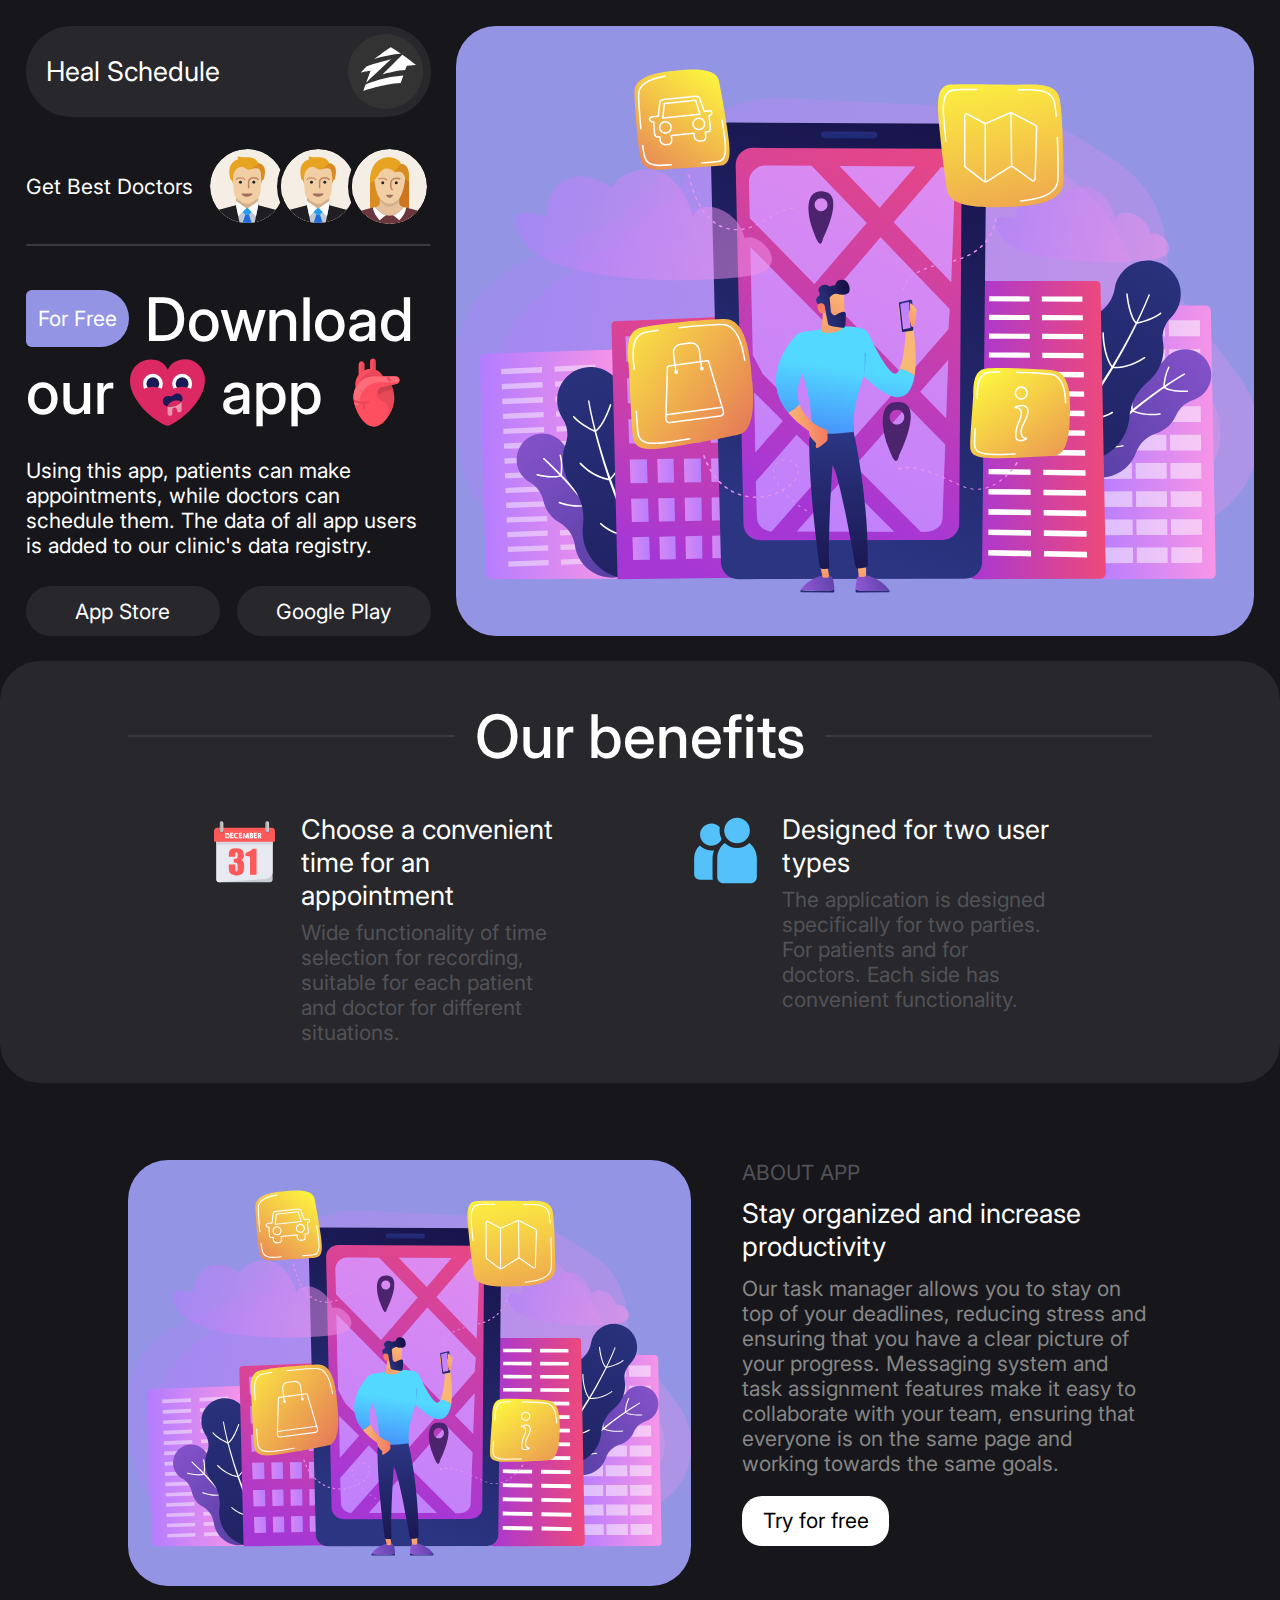
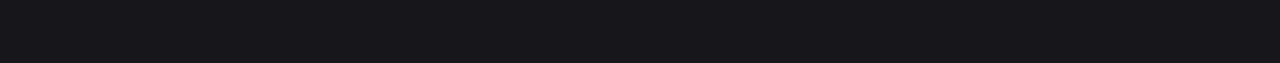
<file: index.html>
<html lang="">
<head>
    <link rel="preconnect" href="https://fonts.googleapis.com">
    <link rel="preconnect" href="https://fonts.gstatic.com" crossorigin>
    <link href="https://fonts.googleapis.com/css2?family=Inter:ital,ops,wght@0,14..32,100..900;1,14..32,100..900&display=swap" rel="stylesheet">
    <link rel="stylesheet" type="text/css" href="style.css">
    <title>Dashboard Application</title>
</head>
<body>
<div class="FirstDoctorApplication">
    <div class="DownloadAppContainer">
        <div class="HealScheduleWrapper">
            <p>Heal Schedule</p>
            <div class="WebsiteCompanyLogo">
                <img src="WebsiteCompanyLogo.svg" alt="WebsiteCompanyLogo" title="WebsiteCompanyLogo"/>
            </div>
        </div>
        <div class="BestDoctorsWrapper">
            <p>Get Best Doctors</p>
            <div class="BestUsersWrapper">
                <div class="FirstUserImage">
                    <img src="FirstUserImage.svg" alt="FirstUserImage" title="FirstUserImage"/>
                </div>
                <div class="FirstUserImage">
                    <img src="FirstUserImage.svg" alt="FirstUserImage" title="FirstUserImage"/>
                </div>
                <div class="SecondUserImage">
                    <img src="SecondUserImage.svg" alt="SecondUserImage" title="SecondUserImage"/>
                </div>
            </div>
        </div>
        <hr/>
        <div class="FirstParagraphWrapper">
            <p class="ForFreeParagraph">For Free</p>
            <p class="DownloadParagraph">Download</p>
        </div>
        <div class="SecondParagraphWrapper">
            <p class="DownloadParagraph">our</p>
            <div class="DoctorLoveImage">
                <img src="DoctorLoveImage.svg" alt="DoctorLoveImage" title="DoctorLoveImage"/>
            </div>
            <p class="DownloadParagraph">app</p>
            <div class="DoctorLoveImage">
                <img src="HumanHeartImage.svg" alt="HumanHeartImage" title="HumanHeartImage"/>
            </div>
        </div>
        <p class="DashboardDescription">Using this app, patients can make appointments, while doctors can
            schedule them. The data of all app users is added to our clinic's data registry.</p>
        <div class="DownloadPageContainer">
            <div class="DownloadPageWrapper">
                <p>App Store</p>
            </div>
            <div class="DownloadPageWrapper">
                <p>Google Play</p>
            </div>
        </div>
    </div>
    <div class="MobileMockupContainer">
        <!--            <div class="ContactUsButton"><p></p><p>Contact Us</p></div>-->
    </div>
</div>
<div class="OurBenefitsContainer">
    <div class="OurBenefitsHeading">
        <hr/>
        <p>Our benefits</p>
        <hr/>
    </div>
    <div class="CalenderImageContainer">
        <div class="CalenderImageWrapper">
            <div class="CalenderImage">
                <img src="CalenderImage.svg" alt="CalenderImage" title="CalenderImage"/>
            </div>
            <div class="BenefitsAvailingDivision">
                <P>Choose a convenient time for an appointment</P>
                <p class="SubHeadingParagraphType">Wide functionality of time selection for recording, suitable for each
                    patient and doctor for different situations.</p>
            </div>
        </div>
        <div class="CalenderImageWrapper">
            <div class="CalenderImage">
                <img src="TwoUserImage.svg" alt="CalenderImage" title="CalenderImage"/>
            </div>
            <div class="BenefitsAvailingDivision">
                <P>Designed for two user types</P>
                <p class="SubHeadingParagraphType">The application is designed specifically for two parties. For patients and
                    for doctors. Each side has convenient functionality.</p>
            </div>
        </div>
    </div>
</div>
<div class="SecondDescriptionContainer">
    <div class="SecondDescriptionImage"></div>
    <div class="SecondDescriptionWrapper">
        <p class="AboutAppHeading">ABOUT APP</p>
        <p class="StayOrganisedHeading">Stay organized and increase productivity</p>
        <p class="AboutAppDescription">Our task manager allows you to stay on top of your deadlines, reducing stress and
            ensuring that you have a clear picture of your progress. Messaging system and task
            assignment features make it easy to collaborate with your team, ensuring that
            everyone is on the same page and working towards the same goals.</p>
        <p class="TryDownloadButton">Try for free</p>
    </div>
</div>
</body>
</html>
<!--have taken explanation image from: https://www.freepik.com/free-vector/man-near-huge-lcd-screen-with-city-map-gps-tags-screen-getting-information-about-city-illustration_10780369.htm#fromView=search&page=1&position=0&uuid=3f4890be-c075-4e95-b06d-64c44fae8bd7-->
<!--media query reference: https://www.w3schools.com/css/css_rwd_mediaqueries.asp-->
<!--for center background position: https://stackoverflow.com/questions/2643305/centering-a-background-image-using-css-->
</file>
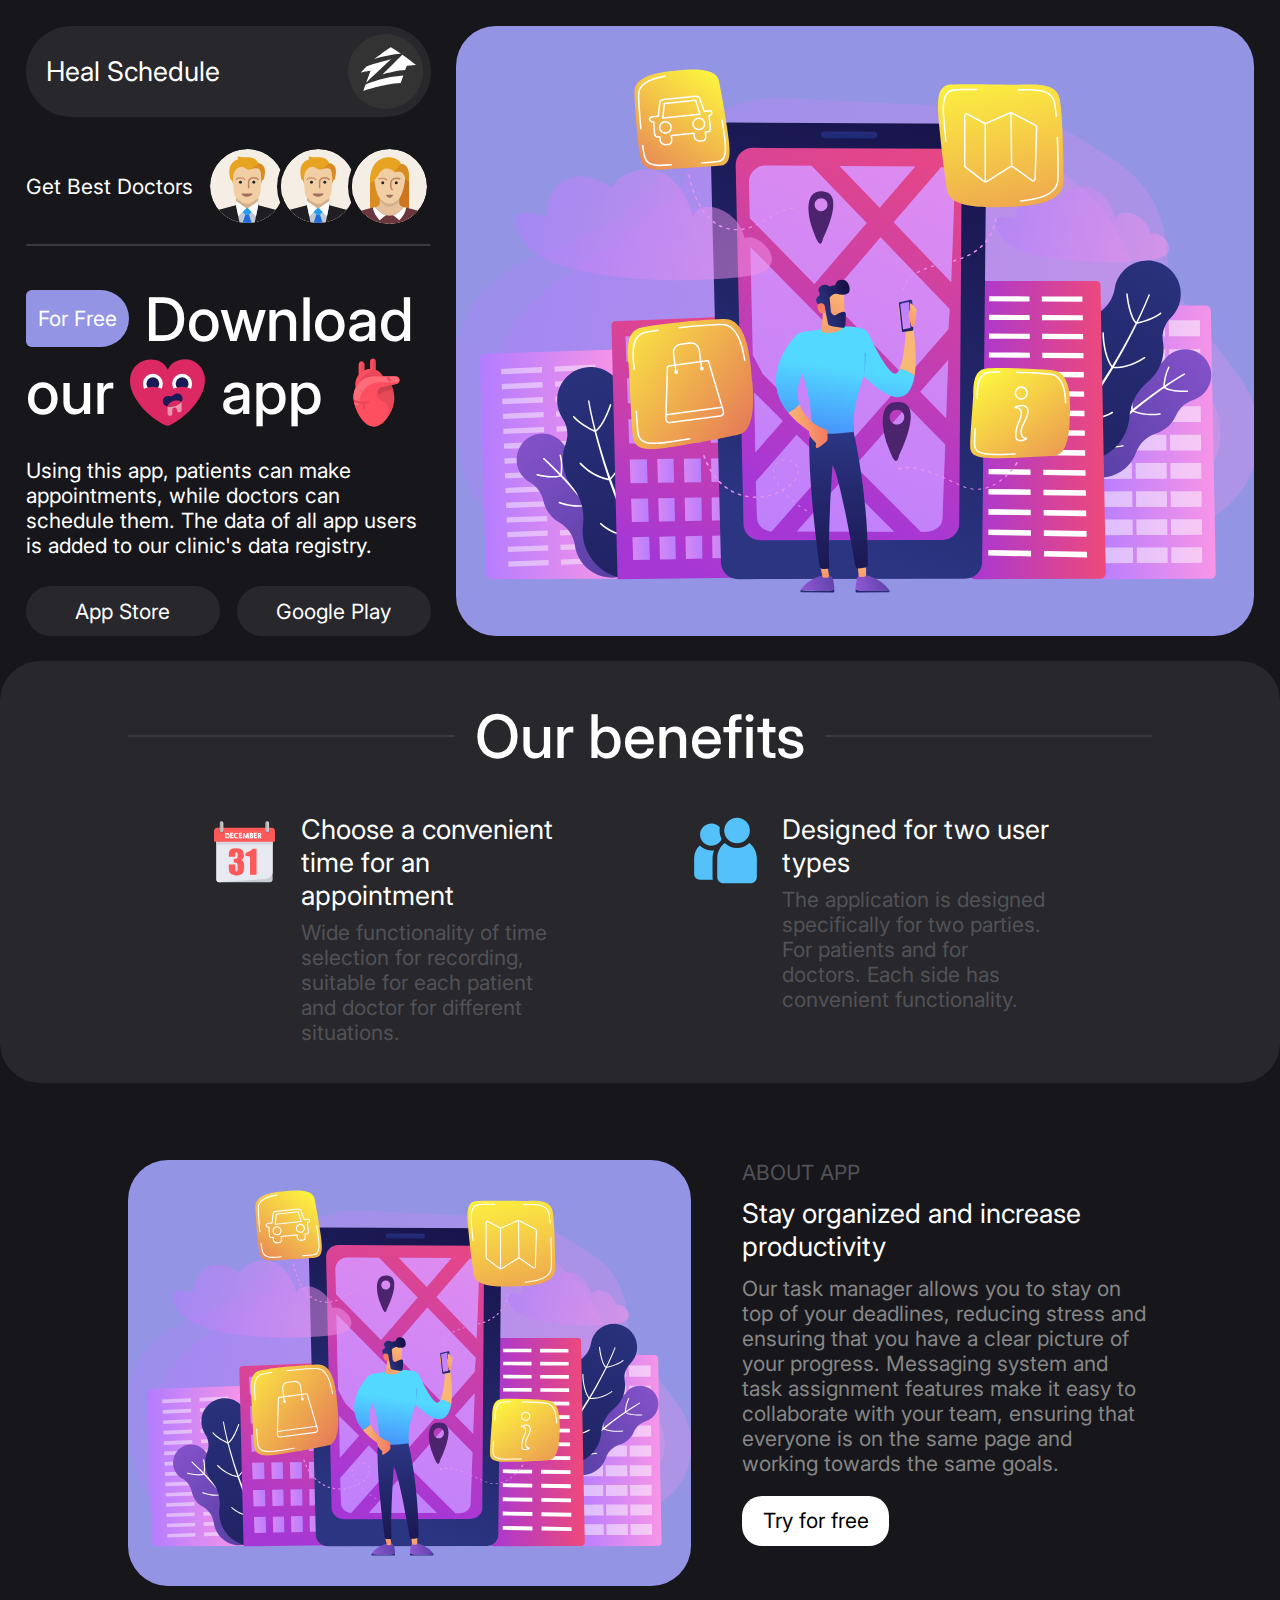
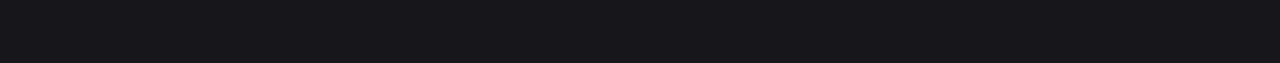
<file: dashboard.html>
<html lang="">
<head>
    <link rel="preconnect" href="https://fonts.googleapis.com">
    <link rel="preconnect" href="https://fonts.gstatic.com" crossorigin>
    <link href="https://fonts.googleapis.com/css2?family=Inter:ital,ops,wght@0,14..32,100..900;1,14..32,100..900&display=swap" rel="stylesheet">
    <link rel="stylesheet" type="text/css" href="style.css">
    <title>Dashboard Application</title>
</head>
<body>
    <div class="FirstDoctorApplication">
        <div class="DownloadAppContainer">
            <div class="HealScheduleWrapper">
                <p>Heal Schedule</p>
                <div class="WebsiteCompanyLogo">
                    <img src="WebsiteCompanyLogo.svg" alt="WebsiteCompanyLogo" title="WebsiteCompanyLogo"/>
                </div>
            </div>
            <div class="BestDoctorsWrapper">
                <p>Get Best Doctors</p>
                <div class="BestUsersWrapper">
                    <div class="FirstUserImage">
                        <img src="FirstUserImage.svg" alt="FirstUserImage" title="FirstUserImage"/>
                    </div>
                    <div class="FirstUserImage">
                        <img src="FirstUserImage.svg" alt="FirstUserImage" title="FirstUserImage"/>
                    </div>
                    <div class="SecondUserImage">
                        <img src="SecondUserImage.svg" alt="SecondUserImage" title="SecondUserImage"/>
                    </div>
                </div>
            </div>
            <hr/>
            <div class="FirstParagraphWrapper">
                <p class="ForFreeParagraph">For Free</p>
                <p class="DownloadParagraph">Download</p>
            </div>
            <div class="SecondParagraphWrapper">
                <p class="DownloadParagraph">our</p>
                <div class="DoctorLoveImage">
                    <img src="DoctorLoveImage.svg" alt="DoctorLoveImage" title="DoctorLoveImage"/>
                </div>
                <p class="DownloadParagraph">app</p>
                <div class="DoctorLoveImage">
                    <img src="HumanHeartImage.svg" alt="HumanHeartImage" title="HumanHeartImage"/>
                </div>
            </div>
            <p class="DashboardDescription">Using this app, patients can make appointments, while doctors can
                schedule them. The data of all app users is added to our clinic's data registry.</p>
            <div class="DownloadPageContainer">
                <div class="DownloadPageWrapper">
                    <p>App Store</p>
                </div>
                <div class="DownloadPageWrapper">
                    <p>Google Play</p>
                </div>
            </div>
        </div>
        <div class="MobileMockupContainer">
<!--            <div class="ContactUsButton"><p></p><p>Contact Us</p></div>-->
        </div>
    </div>
    <div class="OurBenefitsContainer">
        <div class="OurBenefitsHeading">
            <hr/>
            <p>Our benefits</p>
            <hr/>
        </div>
        <div class="CalenderImageContainer">
            <div class="CalenderImageWrapper">
                <div class="CalenderImage">
                    <img src="CalenderImage.svg" alt="CalenderImage" title="CalenderImage"/>
                </div>
                <div class="BenefitsAvailingDivision">
                    <P>Choose a convenient time for an appointment</P>
                    <p class="SubHeadingParagraphType">Wide functionality of time selection for recording, suitable for each
                        patient and doctor for different situations.</p>
                </div>
            </div>
            <div class="CalenderImageWrapper">
                <div class="CalenderImage">
                    <img src="TwoUserImage.svg" alt="CalenderImage" title="CalenderImage"/>
                </div>
                <div class="BenefitsAvailingDivision">
                    <P>Designed for two user types</P>
                    <p class="SubHeadingParagraphType">The application is designed specifically for two parties. For patients and
                        for doctors. Each side has convenient functionality.</p>
                </div>
            </div>
        </div>
    </div>
    <div class="SecondDescriptionContainer">
        <div class="SecondDescriptionImage"></div>
        <div class="SecondDescriptionWrapper">
            <p class="AboutAppHeading">ABOUT APP</p>
            <p class="StayOrganisedHeading">Stay organized and increase productivity</p>
            <p class="AboutAppDescription">Our task manager allows you to stay on top of your deadlines, reducing stress and
                ensuring that you have a clear picture of your progress. Messaging system and task
                assignment features make it easy to collaborate with your team, ensuring that
                everyone is on the same page and working towards the same goals.</p>
            <p class="TryDownloadButton">Try for free</p>
        </div>
    </div>
</body>
</html>
<!--have taken explanation image from: https://www.freepik.com/free-vector/man-near-huge-lcd-screen-with-city-map-gps-tags-screen-getting-information-about-city-illustration_10780369.htm#fromView=search&page=1&position=0&uuid=3f4890be-c075-4e95-b06d-64c44fae8bd7-->
<!--media query reference: https://www.w3schools.com/css/css_rwd_mediaqueries.asp-->
<!--for center background position: https://stackoverflow.com/questions/2643305/centering-a-background-image-using-css-->
</file>
<file: style.css>
body{
    padding: 0;
    margin: 0;
    background-color: #17171b;
}
.FirstDoctorApplication{
    display: flex;
    min-width: 96%;
    max-width: 96%;
    overflow-x: hidden;
    justify-content: center;
    align-item: center;
    padding: 2%;
}
.DownloadAppContainer{
    min-width: 30%;
    max-width: 30%;
    overflow-x: hidden;
    padding-right: 2%;
}
.MobileMockupContainer{
    min-width: 68%;
    max-width: 68%;
    overflow-x: hidden;
    background-color: #9494e5;
    border-radius: 40px;
    background-image: url('SecondIllustration.svg');
    background-repeat: no-repeat;
    background-position: center center;
    background-size: cover;
}
.HealScheduleWrapper{
    min-width: 93%;
    max-width: 93%;
    overflow-x: hidden;
    display: flex;
    padding: 2%;
    padding-left: 5%;
    background-color: #27272c;
    justify-content: space-between;
    border-radius: 60px;
    align-items: center;
}
.DownloadAppContainer hr{
    border: solid #3a3a3f 1px;
    background-color: #3a3a3f;
    border-radius: 100px;
}
.HealScheduleWrapper p{
    font-family: "Inter", sans-serif;
    font-optical-sizing: auto;
    font-style: normal;
    white-space: nowrap;
    min-width: fit-content;
    max-width: fit-content;
    font-size: 27px;
    color: white;
    padding: 0;
    margin: 0;
}
.WebsiteCompanyLogo{
    min-width: 75px;
    max-width: 75px;
    overflow-x: hidden;
}
.WebsiteCompanyLogo img{
    min-width: 100%;
    max-width: 100%;
    overflow-x: hidden;
}
.BestDoctorsWrapper{
    min-width: 100%;
    max-width: 100%;
    overflow-x: hidden;
    display: flex;
    justify-content: space-between;
    align-items: center;
    padding-top: 7%;
    padding-bottom: 2%;
}
.BestDoctorsWrapper p{
    font-family: "Inter", sans-serif;
    font-optical-sizing: auto;
    font-style: normal;
    white-space: nowrap;
    min-width: fit-content;
    max-width: fit-content;
    overflow-x: hidden;
    font-size: 21px;
    color: white;
    padding: 0;
    margin: 0;
}
.BestUsersWrapper{
    min-width: fit-content;
    max-width: fit-content;
    overflow-x: hidden;
    display: flex;
}
.FirstUserImage{
    min-width: 75px;
    max-width: 75px;
    overflow-x: hidden;
    margin-right: -12px;
    border-radius: 100px;
    border: solid #17171b 4px;
}
.FirstUserImage img{
    min-width: 100%;
    max-width: 100%;
    overflow-x: hidden;
}
.SecondUserImage{
    min-width: 75px;
    max-width: 75px;
    overflow-x: hidden;
    border-radius: 100px;
    border: solid #17171b 4px;
}
.SecondUserImage img{
    min-width: 100%;
    max-width: 100%;
    overflow-x: hidden;
}
.FirstParagraphWrapper{
    min-width: 100%;
    max-width: 100%;
    display: flex;
    overflow-x: hidden;
    justify-content: flex-start;
    align-items: center;
    padding-top: 7%;
}
.ForFreeParagraph{
    margin: 0;
    font-family: "Inter", sans-serif;
    border-radius: 20px 100px 100px 20px;
    background-color: #9494e5;
    font-optical-sizing: auto;
    min-width: fit-content;
    max-width: fit-content;
    white-space: nowrap;
    font-style: normal;
    overflow-x: hidden;
    margin-right: 4%;
    font-size: 21px;
    padding: 4% 3%;
    color: white;
}
.DownloadParagraph{
    font-family: "Inter", sans-serif;
    font-optical-sizing: auto;
    font-style: normal;
    white-space: nowrap;
    min-width: fit-content;
    max-width: fit-content;
    overflow-x: hidden;
    font-size: 60px;
    font-weight: 500;
    color: white;
    padding: 0;
    margin: 0;
}
.SecondParagraphWrapper{
    min-width: 100%;
    max-width: 100%;
    display: flex;
    overflow-x: hidden;
    justify-content: flex-start;
    align-items: center;
}
.DoctorLoveImage{
    min-width: 75px;
    max-width: 75px;
    overflow-x: hidden;
    margin: 0 4%;
}
.DoctorLoveImage img{
    min-width: 100%;
    max-width: 100%;
    overflow-x: hidden;
}
.DashboardDescription{
    padding: 0;
    margin: 0;
    font-family: "Inter", sans-serif;
    font-optical-sizing: auto;
    font-style: normal;
    white-space: wrap;
    min-width: fit-content;
    max-width: fit-content;
    overflow-x: hidden;
    font-size: 21px;
    color: white;
    padding-top: 7%;
}
.DownloadPageContainer{
    min-width: 100%;
    max-width: 100%;
    overflow-x: hidden;
    display: flex;
    justify-content: space-between;
    align-items: center;
    padding-top: 7%;
    padding-bottom: 10%;
}
.DownloadPageWrapper{
    min-width: 42%;
    max-width: 42%;
    background-color: #27272c;
    justify-content: center;
    border-radius: 60px;
    align-items: center;
    overflow-x: hidden;
    display: flex;
    padding: 3%;
}
.DownloadPageWrapper p{
    padding: 0;
    margin: 0;
    font-family: "Inter", sans-serif;
    font-optical-sizing: auto;
    font-style: normal;
    white-space: wrap;
    min-width: fit-content;
    max-width: fit-content;
    overflow-x: hidden;
    font-size: 21px;
    color: white;
}
.OurBenefitsContainer{
    min-width: 80%;
    max-width: 80%;
    background-color: #27272c;
    border-radius: 40px;
    padding: 3% 10%;
}
.OurBenefitsHeading{
    min-width: 100%;
    max-width: 100%;
    overflow-x: hidden;
    display: flex;
    justify-content: center;
    align-items: center;
}
.OurBenefitsHeading p{
    font-family: "Inter", sans-serif;
    font-optical-sizing: auto;
    font-style: normal;
    white-space: nowrap;
    min-width: fit-content;
    max-width: fit-content;
    overflow-x: hidden;
    font-size: 60px;
    font-weight: 500;
    color: white;
    padding: 0 2%;
    margin: 0;
}
.OurBenefitsHeading hr{
    min-width: 50%;
    max-width: 50%;
    overflow-x: hidden;
    border: solid #3a3a3f 1px;
    background-color: #3a3a3f;
    border-radius: 100px;
}
.CalenderImageContainer{
    min-width: 94%;
    max-width: 94%;
    display: flex;
    justify-content: space-around;
    align-items: flex-start;
    padding: 4% 3%;
    padding-bottom: 0%;
}
.CalenderImageWrapper{
    min-width: 40%;
    max-width: 40%;
    overflow-x: hidden;
    display: flex;
    align-items: flex-start;
}
.CalenderImage{
    min-width: 75px;
    max-width: 25%;
    overflow-x: hidden;
}
.CalenderImage img{
    min-width: 100%;
    max-width: 100%;
    overflow-x: hidden;
}
.BenefitsAvailingDivision{
    min-width: 70%;
    max-width: 70%;
    overflow-x: hidden;
    padding-left: 5%;
}
.BenefitsAvailingDivision p{
    padding: 0;
    margin: 0;
    font-family: "Inter", sans-serif;
    font-optical-sizing: auto;
    font-style: normal;
    white-space: wrap;
    min-width: fit-width;
    max-width: fit-width;
    overflow-x: hidden;
    font-size: 27px;
    color: white;
    padding-bottom: 3%;
}
.SubHeadingParagraphType{
    font-size: 21px !important;
    color: #525256 !important;
    padding-bottom: 0% !important;
}
.ContactUsButton{
    min-width: 94%;
    max-width: 94%;
    overflow-x: hidden;
    display: flex;
    justify-content: space-between;
    align-items: center;
    padding: 3%;
}
.ContactUsButton p{
    padding: 0;
    margin: 0;
    font-family: "Inter", sans-serif;
    font-optical-sizing: auto;
    font-style: normal;
    white-space: wrap;
    min-width: fit-width;
    max-width: fit-width;
    overflow-x: hidden;
    font-size: 21px;
    color: black;
    background-color: white;
    border-radius: 100px;
    padding 3% 10%;
}
.SecondDescriptionContainer{
    min-width: 80%;
    max-width: 80%;
    overflow-x: hidden;
    display: flex;
    justify-content: space-between;
    padding: 6% 10%;
}
.SecondDescriptionImage{
    min-width: 45%;
    max-width: 45%;
    overflow-x: hidden;
    background-color: #9494e5;
    border-radius: 40px;
    background-image: url('SecondIllustration.svg');
    background-repeat: no-repeat;
    background-position: center center;
    background-size: cover;
}
.SecondDescriptionWrapper{
    min-width: 45%;
    max-width: 45%;
    overflow-x: hidden;
}
.SecondDescriptionWrapper p{
    padding: 0;
    margin: 0;
    font-family: "Inter", sans-serif;
    font-optical-sizing: auto;
    font-style: normal;
    white-space: wrap;
    min-width: fit-width;
    max-width: fit-width;
    overflow-x: hidden;
    font-size: 21px;
    color: white;
    padding-bottom: 3%;
}
.AboutAppHeading{
    color: #525256 !important;
}
.StayOrganisedHeading{
    font-size: 27px !important;
}
.AboutAppDescription{
    color: #868686 !important;
    padding-bottom: 5% !important;
}
.TryDownloadButton{
    min-width: fit-content;
    max-width: fit-content;
    overflow-x: hidden;
    background-color: white;
    color: black !important;
    padding: 3% 5% !important;
    border-radius: 20px;
    margin-bottom: 10% !important;
}
@media only screen and (max-width: 1566px) {}
@media only screen and (max-width: 1316px) {
.DownloadAppContainer{
    min-width: 33%;
    max-width: 33%;
    overflow-x: hidden;
    padding-right: 2%;
}
.MobileMockupContainer{
    min-width: 65%;
    max-width: 65%;
    overflow-x: hidden;
    background-color: #9494e5;
    border-radius: 40px;
    background-image: url('SecondIllustration.svg');
    background-repeat: no-repeat;
    background-position: center center;
    background-size: cover;
}
.DownloadPageContainer{
    min-width: 100%;
    max-width: 100%;
    overflow-x: hidden;
    display: flex;
    justify-content: space-between;
    align-items: center;
    padding-top: 7%;
    padding-bottom: 0%;
}
.SecondDescriptionImage{
    min-width: 55%;
    max-width: 55%;
    overflow-x: hidden;
    background-color: #9494e5;
    border-radius: 40px;
    background-image: url('SecondIllustration.svg');
    background-repeat: no-repeat;
    background-position: center center;
    background-size: cover;
}
.SecondDescriptionWrapper{
    min-width: 40%;
    max-width: 40%;
    overflow-x: hidden;
}
}
@media only screen and (max-width: 1200px) {
.DownloadAppContainer{
    min-width: 38%;
    max-width: 38%;
    overflow-x: hidden;
    padding-right: 2%;
}
.MobileMockupContainer{
    min-width: 60%;
    max-width: 60%;
    overflow-x: hidden;
    background-color: #9494e5;
    border-radius: 40px;
    background-image: url('SecondIllustration.svg');
    background-repeat: no-repeat;
    background-position: center center;
    background-size: cover;
}
.OurBenefitsHeading p{
    font-family: "Inter", sans-serif;
    font-optical-sizing: auto;
    font-style: normal;
    white-space: nowrap;
    min-width: fit-content;
    max-width: fit-content;
    overflow-x: hidden;
    font-size: 50px;
    font-weight: 500;
    color: white;
    padding: 0 2%;
    margin: 0;
}
.DownloadParagraph{
    font-family: "Inter", sans-serif;
    font-optical-sizing: auto;
    font-style: normal;
    white-space: nowrap;
    min-width: fit-content;
    max-width: fit-content;
    overflow-x: hidden;
    font-size: 50px;
    font-weight: 500;
    color: white;
    padding: 0;
    margin: 0;
}
.TryDownloadButton{
    min-width: fit-content;
    max-width: fit-content;
    overflow-x: hidden;
    background-color: white;
    color: black !important;
    padding: 3% 5% !important;
    border-radius: 20px;
    margin-bottom: 0% !important;
}
}
@media only screen and (max-width: 1000px) {
.DownloadAppContainer{
    min-width: 43%;
    max-width: 43%;
    overflow-x: hidden;
    padding-right: 2%;
}
.MobileMockupContainer{
    min-width: 55%;
    max-width: 55%;
    overflow-x: hidden;
    background-color: #9494e5;
    border-radius: 40px;
    background-image: url('SecondIllustration.svg');
    background-repeat: no-repeat;
    background-position: center center;
    background-size: cover;
}
}
@media only screen and (max-width: 900px) {
.DownloadAppContainer{
    min-width: 48%;
    max-width: 48%;
    overflow-x: hidden;
    padding-right: 2%;
}
.MobileMockupContainer{
    min-width: 50%;
    max-width: 50%;
    overflow-x: hidden;
    background-color: #9494e5;
    border-radius: 40px;
    background-image: url('SecondIllustration.svg');
    background-repeat: no-repeat;
    background-position: center center;
    background-size: cover;
}
}
@media only screen and (max-width: 800px) {
.DownloadAppContainer{
    min-width: 53%;
    max-width: 53%;
    overflow-x: hidden;
    padding-right: 2%;
}
.MobileMockupContainer{
    min-width: 45%;
    max-width: 45%;
    overflow-x: hidden;
    background-color: #9494e5;
    border-radius: 40px;
    background-image: url('SecondIllustration.svg');
    background-repeat: no-repeat;
    background-position: center center;
    background-size: cover;
}
.OurBenefitsContainer{
    min-width: 90%;
    max-width: 90%;
    background-color: #27272c;
    border-radius: 40px;
    padding: 3% 5%;
}
}
@media only screen and (max-width: 600px) {
.FirstDoctorApplication{
    display: flex;
    min-width: 90%;
    max-width: 90%;
    overflow-x: hidden;
    flex-direction: column;
    justify-content: center;
    align-item: center;
    padding: 5%;
}
.DownloadAppContainer{
    min-width: 100%;
    max-width: 100%;
    overflow-x: hidden;
    padding-right: 0%;
}
.MobileMockupContainer{
    min-width: 100%;
    max-width: 100%;
    min-height: 400px;
    max-height: 400px;
    margin-top: 6%;
    overflow-x: hidden;
    background-color: #9494e5;
    border-radius: 40px;
    background-image: url('SecondIllustration.svg');
    background-repeat: no-repeat;
    background-position: center center;
    background-size: cover;
}
.OurBenefitsContainer{
    min-width: 94%;
    max-width: 94%;
    background-color: #27272c;
    border-radius: 40px;
    padding: 3% 3%;
}
.DownloadAppContainer hr{
    display: none;
    border: solid #3a3a3f 1px;
    background-color: #3a3a3f;
    border-radius: 100px;
}
.OurBenefitsHeading hr{
    display: none;
    min-width: 50%;
    max-width: 50%;
    overflow-x: hidden;
    border: solid #3a3a3f 1px;
    background-color: #3a3a3f;
    border-radius: 100px;
}
.WebsiteCompanyLogo{
    min-width: 65px;
    max-width: 65px;
    overflow-x: hidden;
}
.FirstUserImage{
    min-width: 65px;
    max-width: 65px;
    overflow-x: hidden;
    margin-right: -12px;
    border-radius: 100px;
    border: solid #17171b 4px;
}
.SecondUserImage{
    min-width: 65px;
    max-width: 65px;
    overflow-x: hidden;
    border-radius: 100px;
    border: solid #17171b 4px;
}
.FirstParagraphWrapper{
    display: none;
}
.SecondParagraphWrapper{
    display: none;
}
.SecondDescriptionImage{
    display: none;
}
.SecondDescriptionWrapper{
    min-width: 100%;
    max-width: 100%;
    overflow-x: hidden;
}
.CalenderImageContainer{
    min-width: 94%;
    max-width: 94%;
    display: flex;
    flex-direction: column;
    justify-content: space-around;
    align-items: flex-start;
    padding: 4% 3%;
    padding-bottom: 0%;
}
.CalenderImageWrapper{
    min-width: 100%;
    max-width: 100%;
    overflow-x: hidden;
    display: flex;
    align-items: flex-start;
}
.SubHeadingParagraphType{
    font-size: 21px !important;
    color: #525256 !important;
    padding-bottom: 10% !important;
}
.OurBenefitsHeading p{
    font-family: "Inter", sans-serif;
    font-optical-sizing: auto;
    font-style: normal;
    white-space: nowrap;
    min-width: fit-content;
    max-width: fit-content;
    overflow-x: hidden;
    font-size: 30px;
    font-weight: 500;
    color: white;
    padding: 0 2%;
    margin: 0;
}
}
</file>
